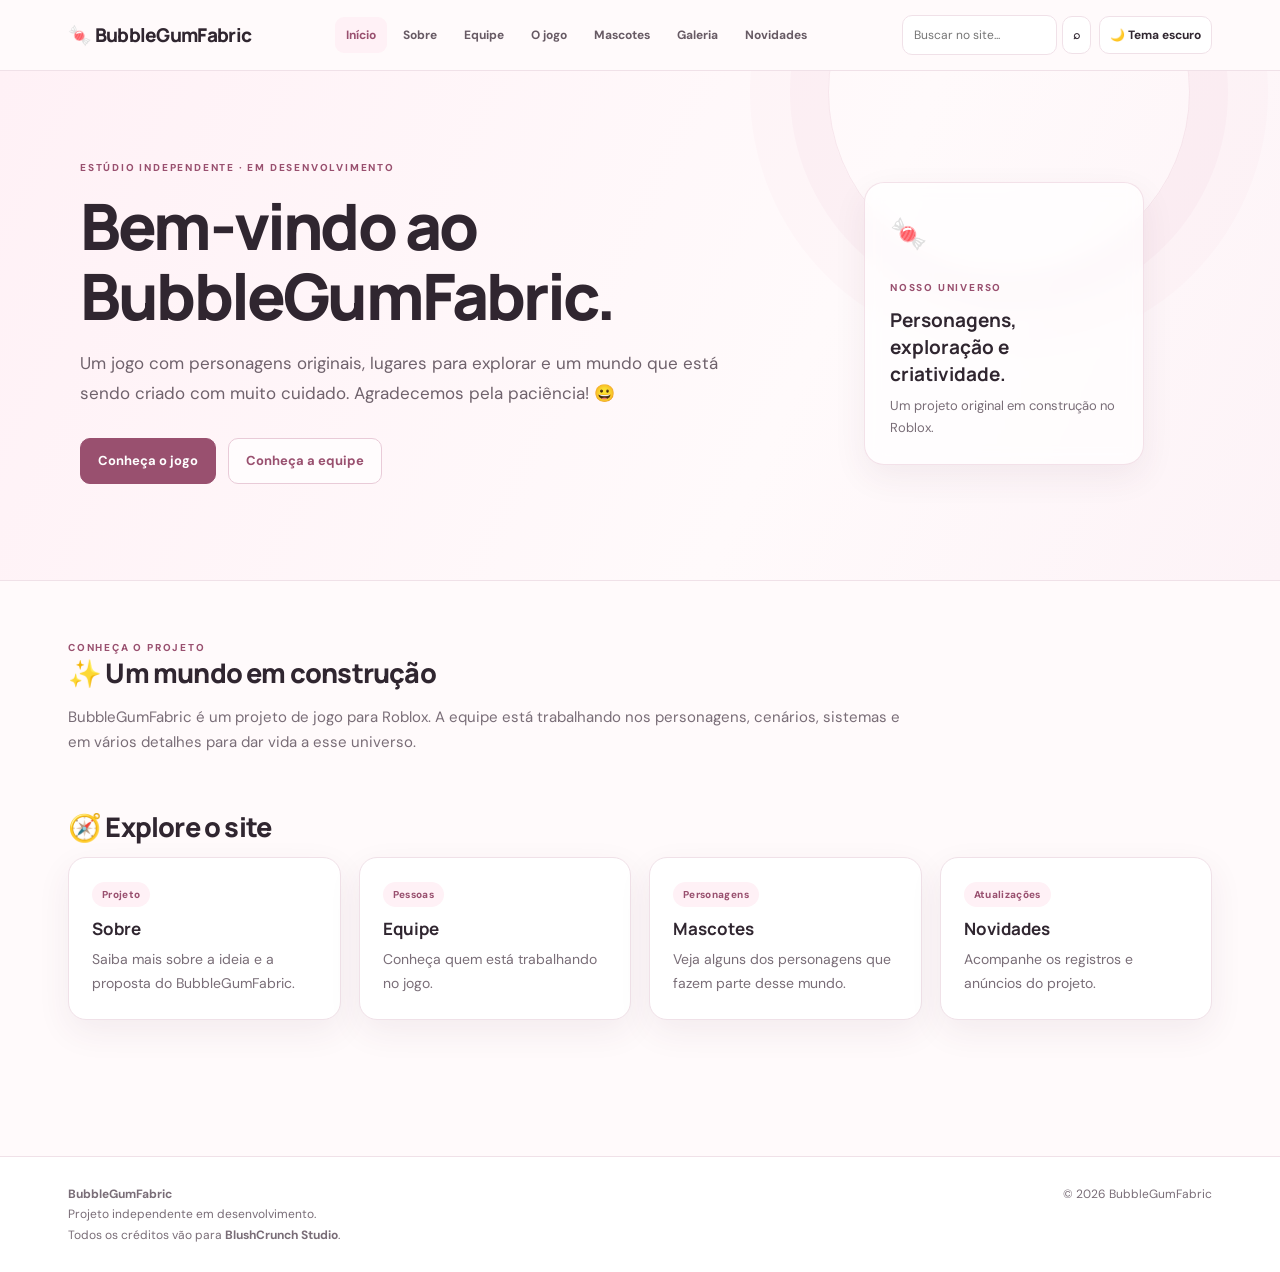
<file: index.html>
<!doctype html>
<html lang="pt-BR"><head><meta charset="utf-8"><meta name="viewport" content="width=device-width,initial-scale=1">
<meta name="description" content="BubbleGumFabric — estúdio independente de desenvolvimento de jogos."><title>Início | BubbleGumFabric</title><meta name="theme-color" content="#fff8fb"><link rel="preconnect" href="https://fonts.googleapis.com"><link rel="preconnect" href="https://fonts.gstatic.com" crossorigin><link href="https://fonts.googleapis.com/css2?family=DM+Sans:wght@400;500;600;700&family=Manrope:wght@500;600;700;800&display=swap" rel="stylesheet"><link rel="stylesheet" href="style.css"></head>
<body><header><div class="nav"><a class="brand" href="index.html">🍬 BubbleGumFabric</a><nav><a class="active" href="index.html">Início</a><a class="" href="sobre.html">Sobre</a><a class="" href="equipe.html">Equipe</a><a class="" href="jogo.html">O jogo</a><a class="" href="mascotes.html">Mascotes</a><a class="" href="galeria.html">Galeria</a><a class="" href="novidades.html">Novidades</a></nav><div class="nav-tools"><form class="site-search" role="search"><input type="search" aria-label="Buscar no site" placeholder="Buscar no site..." autocomplete="off"><button class="tool-btn" type="submit" aria-label="Buscar">⌕</button><div class="search-results" aria-live="polite"></div></form><button class="tool-btn theme-toggle" type="button" aria-label="Alternar tema">🌙 Tema</button></div></div></header>

<section class="hero"><div class="wrap">
<div class="hero-copy">
<div class="eyebrow">ESTÚDIO INDEPENDENTE · EM DESENVOLVIMENTO</div>
<h1>Bem-vindo ao<br>BubbleGumFabric.</h1>
<p class="lead">Um jogo com personagens originais, lugares para explorar e um mundo que está sendo criado com muito cuidado. Agradecemos pela paciência! 😀</p>
<a class="btn" href="jogo.html">Conheça o jogo</a>
<a class="btn alt" href="equipe.html">Conheça a equipe</a>
</div><aside class="hero-note"><span class="hero-mark">🍬</span><span class="eyebrow">NOSSO UNIVERSO</span><strong>Personagens, exploração e criatividade.</strong><p>Um projeto original em construção no Roblox.</p></aside>
</div></section>
<main>
<section class="section reveal"><div class="eyebrow">Conheça o projeto</div><h2>✨ Um mundo em construção</h2><p class="muted">BubbleGumFabric é um projeto de jogo para Roblox. A equipe está trabalhando nos personagens, cenários, sistemas e em vários detalhes para dar vida a esse universo.</p></section>
<section class="section reveal"><h2>🧭 Explore o site</h2><div class="grid">
<a class="card reveal" href="sobre.html"><span class="tag">Projeto</span><h3>Sobre</h3><p>Saiba mais sobre a ideia e a proposta do BubbleGumFabric.</p></a>
<a class="card reveal" href="equipe.html"><span class="tag">Pessoas</span><h3>Equipe</h3><p>Conheça quem está trabalhando no jogo.</p></a>
<a class="card reveal" href="mascotes.html"><span class="tag">Personagens</span><h3>Mascotes</h3><p>Veja alguns dos personagens que fazem parte desse mundo.</p></a>
<a class="card reveal" href="novidades.html"><span class="tag">Atualizações</span><h3>Novidades</h3><p>Acompanhe os registros e anúncios do projeto.</p></a>
</div></section>
</main>

<footer><div class="footer"><div><strong>BubbleGumFabric</strong><br><span class="small">Projeto independente em desenvolvimento.</span><br><span class="small">Todos os créditos vão para <strong>BlushCrunch Studio</strong>.</span></div><div class="small">© 2026 BubbleGumFabric</div></div></footer>
<script src="site.js" defer></script></body></html>
</file>
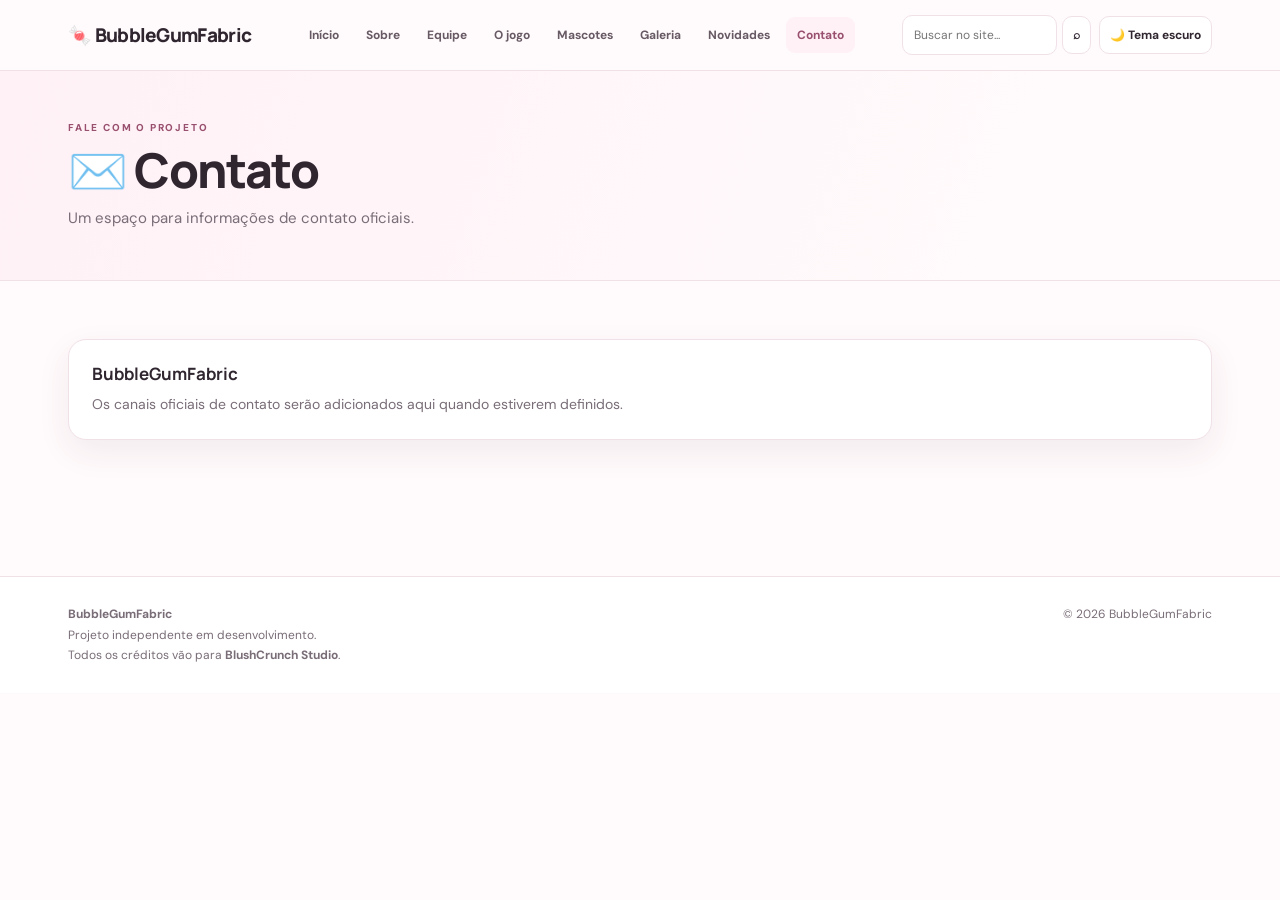
<file: contato.html>
<!doctype html>
<html lang="pt-BR"><head><meta charset="utf-8"><meta name="viewport" content="width=device-width,initial-scale=1">
<meta name="description" content="Site oficial do projeto BubbleGumFabric."><title>Contato | BubbleGumFabric</title><link rel="stylesheet" href="style.css"></head>
<body><header><div class="nav"><a class="brand" href="index.html">🍬 BubbleGumFabric</a><nav><a class="" href="index.html">Início</a><a class="" href="sobre.html">Sobre</a><a class="" href="equipe.html">Equipe</a><a class="" href="jogo.html">O jogo</a><a class="" href="mascotes.html">Mascotes</a><a class="" href="galeria.html">Galeria</a><a class="" href="novidades.html">Novidades</a><a class="active" href="contato.html">Contato</a></nav><div class="nav-tools"><form class="site-search" role="search"><input type="search" aria-label="Buscar no site" placeholder="Buscar no site..." autocomplete="off"><button class="tool-btn" type="submit" aria-label="Buscar">⌕</button><div class="search-results" aria-live="polite"></div></form><button class="tool-btn theme-toggle" type="button" aria-label="Alternar tema">🌙 Tema</button></div></div></header>

<div class="pagehead"><div class="wrap"><div class="eyebrow">Fale com o projeto</div><h1>✉️ Contato</h1><p class="muted">Um espaço para informações de contato oficiais.</p></div></div>
<main><section class="section reveal"><div class="card reveal"><h3>BubbleGumFabric</h3><p>Os canais oficiais de contato serão adicionados aqui quando estiverem definidos.</p></div></section></main>

<footer><div class="footer"><div><strong>BubbleGumFabric</strong><br><span class="small">Projeto independente em desenvolvimento.</span><br><span class="small">Todos os créditos vão para <strong>BlushCrunch Studio</strong>.</span></div><div class="small">© 2026 BubbleGumFabric</div></div></footer>
<script src="site.js" defer></script></body></html>
</file>
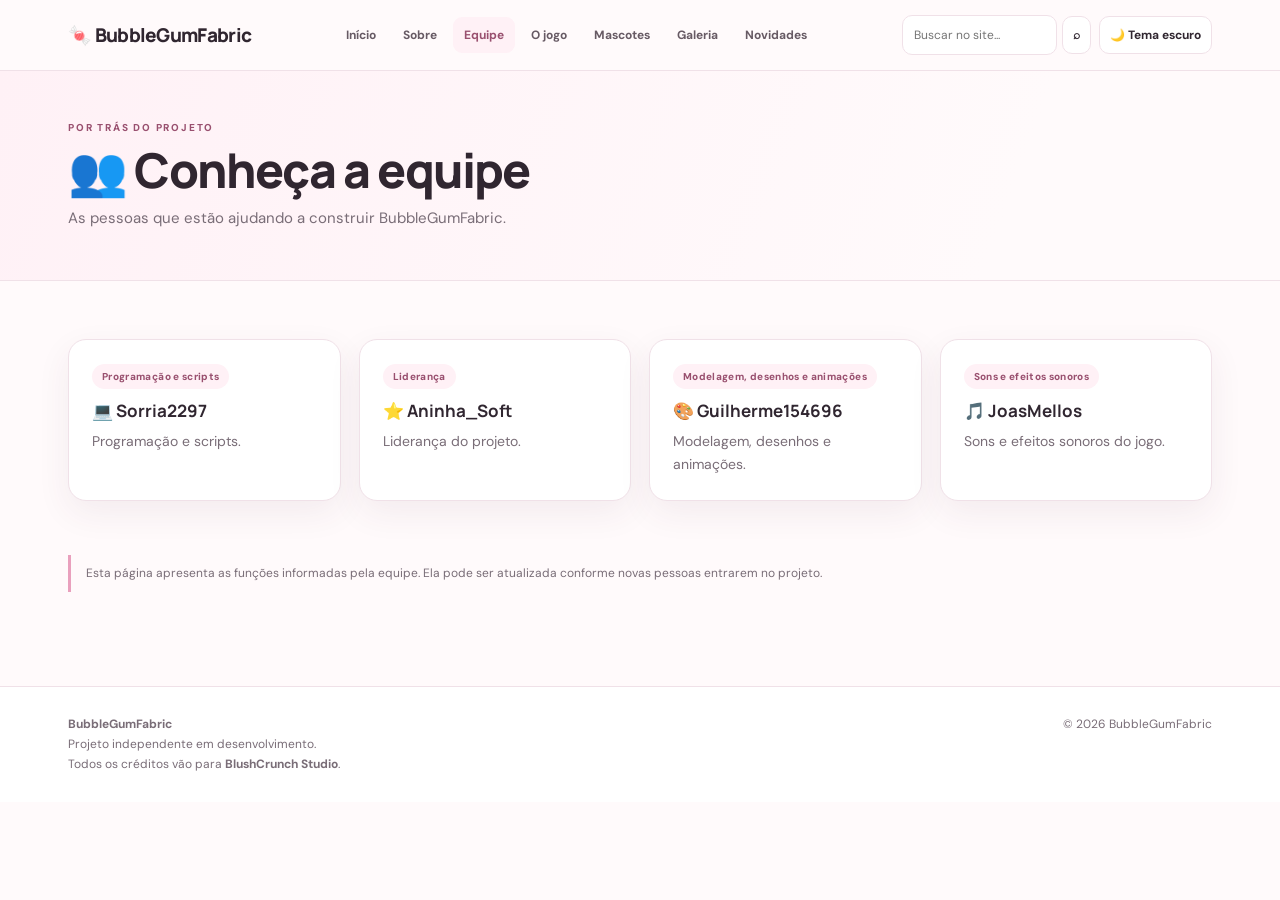
<file: equipe.html>
<!doctype html>
<html lang="pt-BR"><head><meta charset="utf-8"><meta name="viewport" content="width=device-width,initial-scale=1">
<meta name="description" content="BubbleGumFabric — estúdio independente de desenvolvimento de jogos."><title>Equipe | BubbleGumFabric</title><meta name="theme-color" content="#fff8fb"><link rel="preconnect" href="https://fonts.googleapis.com"><link rel="preconnect" href="https://fonts.gstatic.com" crossorigin><link href="https://fonts.googleapis.com/css2?family=DM+Sans:wght@400;500;600;700&family=Manrope:wght@500;600;700;800&display=swap" rel="stylesheet"><link rel="stylesheet" href="style.css"></head>
<body><header><div class="nav"><a class="brand" href="index.html">🍬 BubbleGumFabric</a><nav><a class="" href="index.html">Início</a><a class="" href="sobre.html">Sobre</a><a class="active" href="equipe.html">Equipe</a><a class="" href="jogo.html">O jogo</a><a class="" href="mascotes.html">Mascotes</a><a class="" href="galeria.html">Galeria</a><a class="" href="novidades.html">Novidades</a></nav><div class="nav-tools"><form class="site-search" role="search"><input type="search" aria-label="Buscar no site" placeholder="Buscar no site..." autocomplete="off"><button class="tool-btn" type="submit" aria-label="Buscar">⌕</button><div class="search-results" aria-live="polite"></div></form><button class="tool-btn theme-toggle" type="button" aria-label="Alternar tema">🌙 Tema</button></div></div></header>

<div class="pagehead"><div class="wrap"><div class="eyebrow">Por trás do projeto</div><h1>👥 Conheça a equipe</h1><p class="muted">As pessoas que estão ajudando a construir BubbleGumFabric.</p></div></div>
<main><section class="section reveal"><div class="grid">
<div class="card reveal"><span class="tag">Programação e scripts</span><h3>💻 Sorria2297</h3><p>Programação e scripts.</p></div>
<div class="card reveal"><span class="tag">Liderança</span><h3>⭐ Aninha_Soft</h3><p>Liderança do projeto.</p></div>
<div class="card reveal"><span class="tag">Modelagem, desenhos e animações</span><h3>🎨 Guilherme154696</h3><p>Modelagem, desenhos e animações.</p></div>
<div class="card reveal"><span class="tag">Sons e efeitos sonoros</span><h3>🎵 JoasMellos</h3><p>Sons e efeitos sonoros do jogo.</p></div>
</div></section><p class="notice small">Esta página apresenta as funções informadas pela equipe. Ela pode ser atualizada conforme novas pessoas entrarem no projeto.</p></main>

<footer><div class="footer"><div><strong>BubbleGumFabric</strong><br><span class="small">Projeto independente em desenvolvimento.</span><br><span class="small">Todos os créditos vão para <strong>BlushCrunch Studio</strong>.</span></div><div class="small">© 2026 BubbleGumFabric</div></div></footer>
<script src="site.js" defer></script></body></html>
</file>
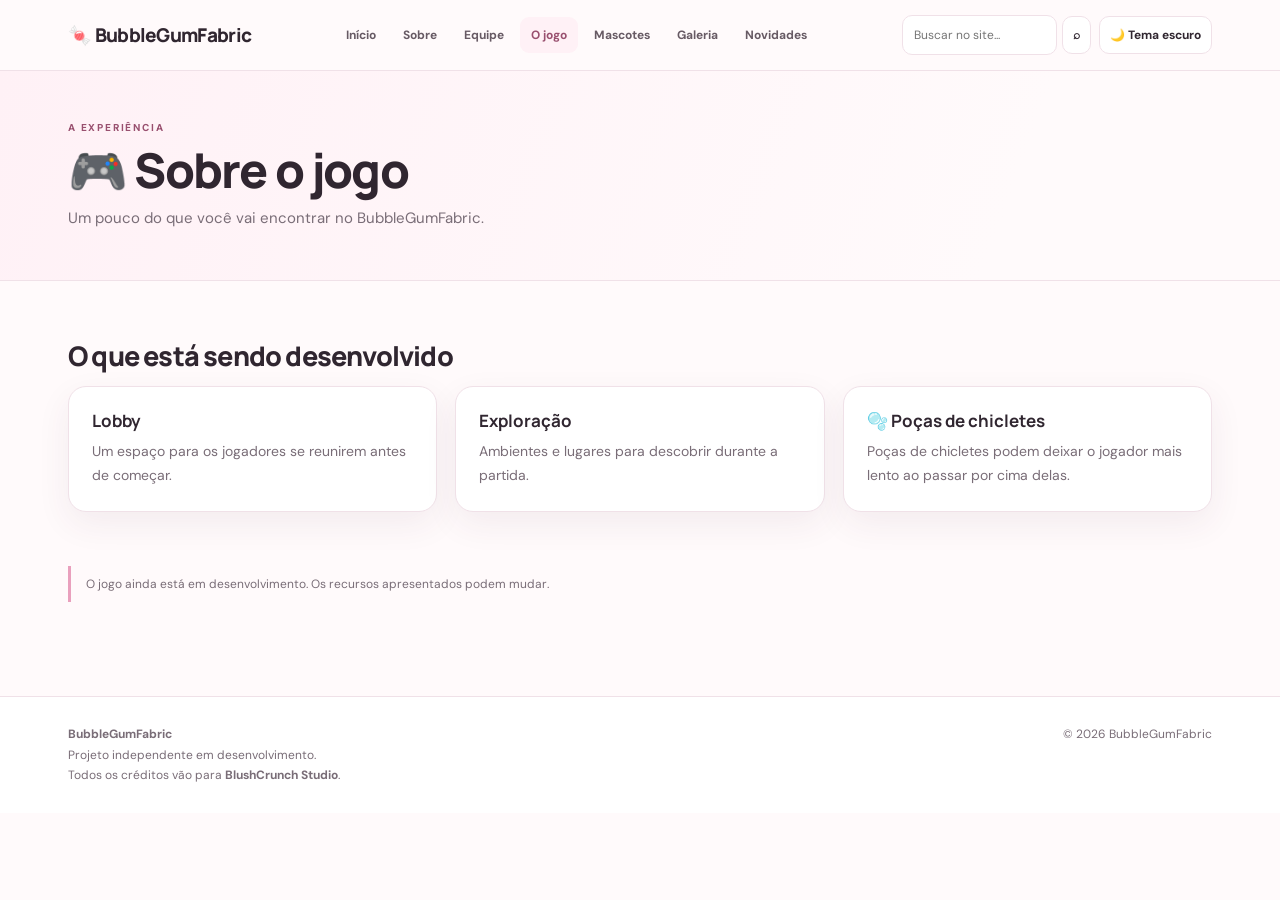
<file: jogo.html>
<!doctype html>
<html lang="pt-BR"><head><meta charset="utf-8"><meta name="viewport" content="width=device-width,initial-scale=1">
<meta name="description" content="BubbleGumFabric — estúdio independente de desenvolvimento de jogos."><title>O jogo | BubbleGumFabric</title><meta name="theme-color" content="#fff8fb"><link rel="preconnect" href="https://fonts.googleapis.com"><link rel="preconnect" href="https://fonts.gstatic.com" crossorigin><link href="https://fonts.googleapis.com/css2?family=DM+Sans:wght@400;500;600;700&family=Manrope:wght@500;600;700;800&display=swap" rel="stylesheet"><link rel="stylesheet" href="style.css"></head>
<body><header><div class="nav"><a class="brand" href="index.html">🍬 BubbleGumFabric</a><nav><a class="" href="index.html">Início</a><a class="" href="sobre.html">Sobre</a><a class="" href="equipe.html">Equipe</a><a class="active" href="jogo.html">O jogo</a><a class="" href="mascotes.html">Mascotes</a><a class="" href="galeria.html">Galeria</a><a class="" href="novidades.html">Novidades</a></nav><div class="nav-tools"><form class="site-search" role="search"><input type="search" aria-label="Buscar no site" placeholder="Buscar no site..." autocomplete="off"><button class="tool-btn" type="submit" aria-label="Buscar">⌕</button><div class="search-results" aria-live="polite"></div></form><button class="tool-btn theme-toggle" type="button" aria-label="Alternar tema">🌙 Tema</button></div></div></header>

<div class="pagehead"><div class="wrap"><div class="eyebrow">A experiência</div><h1>🎮 Sobre o jogo</h1><p class="muted">Um pouco do que você vai encontrar no BubbleGumFabric.</p></div></div>
<main><section class="section reveal"><h2>O que está sendo desenvolvido</h2><div class="grid">
<div class="card reveal"><h3>Lobby</h3><p>Um espaço para os jogadores se reunirem antes de começar.</p></div>
<div class="card reveal"><h3>Exploração</h3><p>Ambientes e lugares para descobrir durante a partida.</p></div>
<div class="card reveal"><h3>🫧 Poças de chicletes</h3><p>Poças de chicletes podem deixar o jogador mais lento ao passar por cima delas.</p></div>
</div></section><p class="notice small">O jogo ainda está em desenvolvimento. Os recursos apresentados podem mudar.</p></main>

<footer><div class="footer"><div><strong>BubbleGumFabric</strong><br><span class="small">Projeto independente em desenvolvimento.</span><br><span class="small">Todos os créditos vão para <strong>BlushCrunch Studio</strong>.</span></div><div class="small">© 2026 BubbleGumFabric</div></div></footer>
<script src="site.js" defer></script></body></html>
</file>
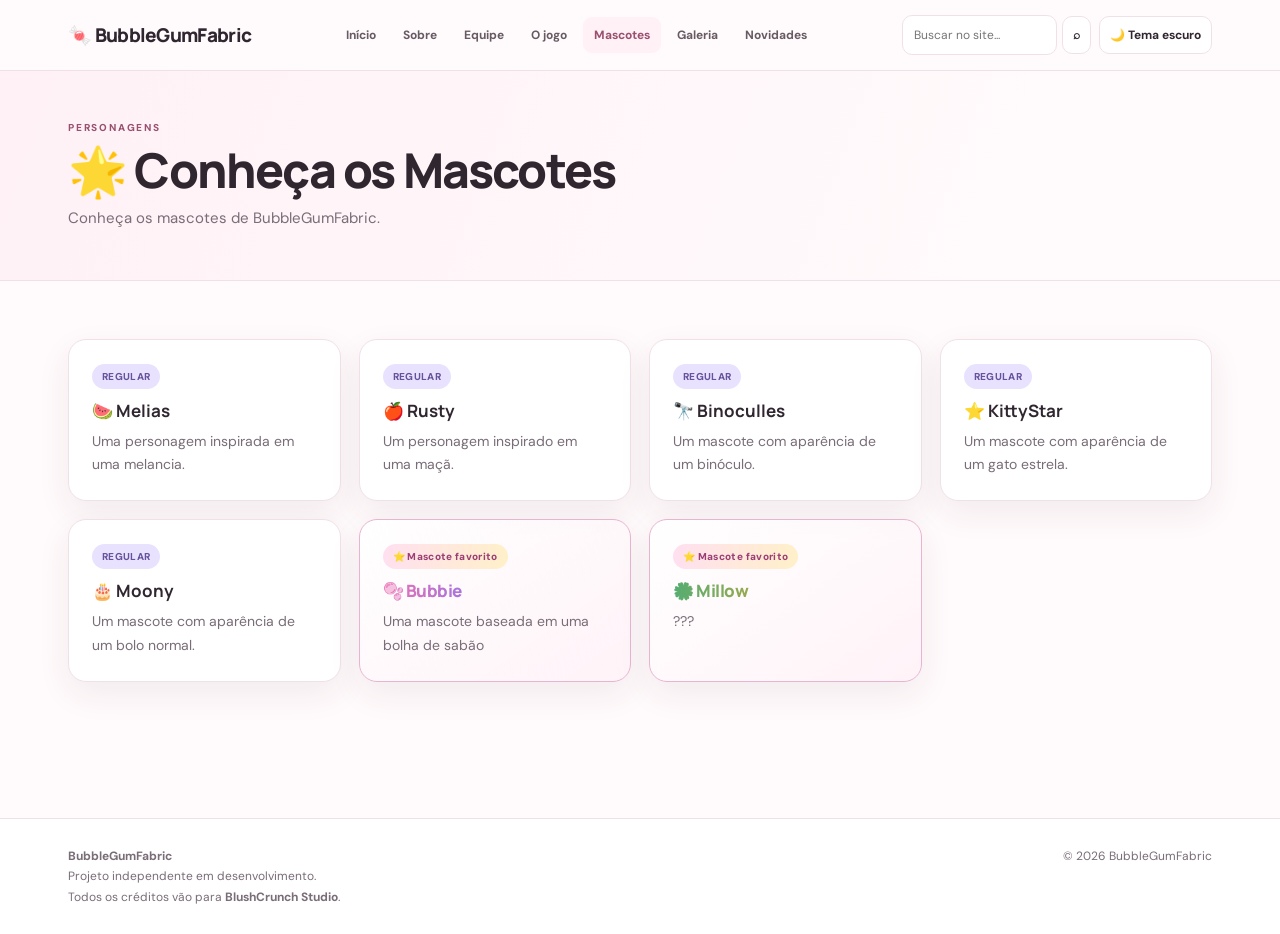
<file: mascotes.html>
<!doctype html>
<html lang="pt-BR"><head><meta charset="utf-8"><meta name="viewport" content="width=device-width,initial-scale=1">
<meta name="description" content="BubbleGumFabric — estúdio independente de desenvolvimento de jogos."><title>Mascotes | BubbleGumFabric</title><meta name="theme-color" content="#fff8fb"><link rel="preconnect" href="https://fonts.googleapis.com"><link rel="preconnect" href="https://fonts.gstatic.com" crossorigin><link href="https://fonts.googleapis.com/css2?family=DM+Sans:wght@400;500;600;700&family=Manrope:wght@500;600;700;800&display=swap" rel="stylesheet"><link rel="stylesheet" href="style.css"></head>
<body><header><div class="nav"><a class="brand" href="index.html">🍬 BubbleGumFabric</a><nav><a class="" href="index.html">Início</a><a class="" href="sobre.html">Sobre</a><a class="" href="equipe.html">Equipe</a><a class="" href="jogo.html">O jogo</a><a class="active" href="mascotes.html">Mascotes</a><a class="" href="galeria.html">Galeria</a><a class="" href="novidades.html">Novidades</a></nav><div class="nav-tools"><form class="site-search" role="search"><input type="search" aria-label="Buscar no site" placeholder="Buscar no site..." autocomplete="off"><button class="tool-btn" type="submit" aria-label="Buscar">⌕</button><div class="search-results" aria-live="polite"></div></form><button class="tool-btn theme-toggle" type="button" aria-label="Alternar tema">🌙 Tema</button></div></div></header>

<div class="pagehead"><div class="wrap"><div class="eyebrow">Personagens</div><h1>🌟 Conheça os Mascotes</h1><p class="muted">Conheça os mascotes de BubbleGumFabric.</p></div></div>
<main><section class="section reveal"><div class="grid">
<div class="card reveal"><div class="tag regular-tag">REGULAR</div><h3>🍉 Melias</h3><p>Uma personagem inspirada em uma melancia.</p></div>
<div class="card reveal"><div class="tag regular-tag">REGULAR</div><h3>🍎 Rusty</h3><p>Um personagem inspirado em uma maçã.</p></div>
<div class="card reveal"><div class="tag regular-tag">REGULAR</div><h3>🔭 Binoculles</h3><p>Um mascote com aparência de um binóculo.</p></div>
<div class="card reveal"><div class="tag regular-tag">REGULAR</div><h3>⭐ KittyStar</h3><p>Um mascote com aparência de um gato estrela.</p></div>
<div class="card reveal"><div class="tag regular-tag">REGULAR</div><h3>🎂 Moony</h3><p>Um mascote com aparência de um bolo normal.</p></div>
<div class="card reveal favorite-card"><div class="tag favorite-tag">⭐ Mascote favorito</div><h3 class="favorite-name bubbie-name">🫧 Bubbie</h3><p>Uma mascote baseada em uma bolha de sabão</p></div>
<div class="card reveal favorite-card"><div class="tag favorite-tag">⭐ Mascote favorito</div><h3 class="favorite-name millow-name">🌼 Millow</h3><p>???</p></div>
</div></section></main>

<footer><div class="footer"><div><strong>BubbleGumFabric</strong><br><span class="small">Projeto independente em desenvolvimento.</span><br><span class="small">Todos os créditos vão para <strong>BlushCrunch Studio</strong>.</span></div><div class="small">© 2026 BubbleGumFabric</div></div></footer>
<script src="site.js" defer></script></body></html>
</file>
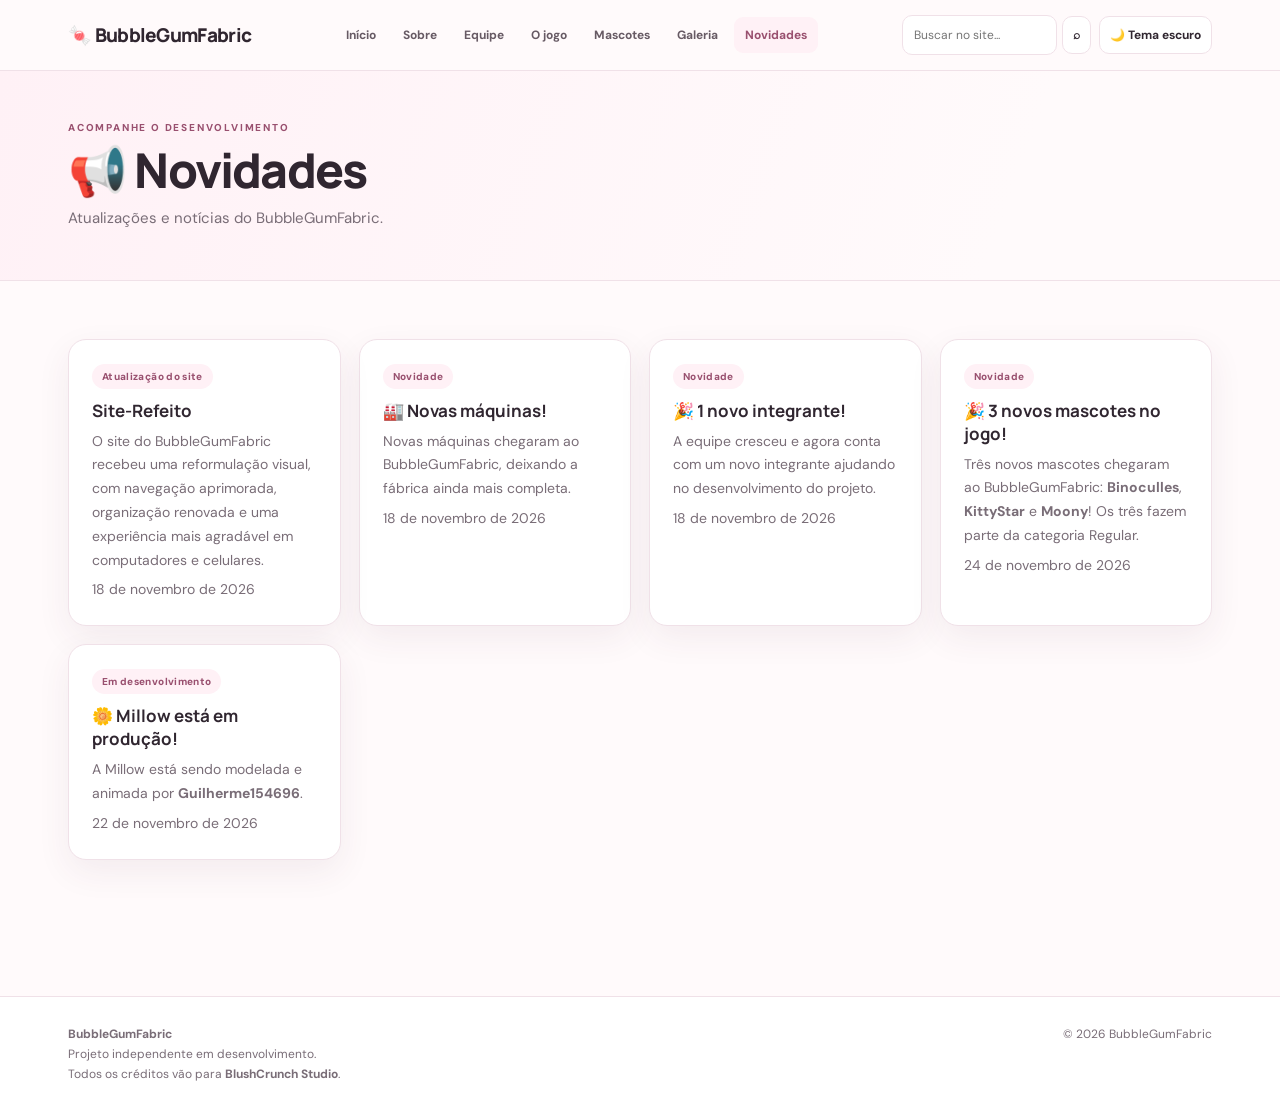
<file: novidades.html>
<!doctype html>
<html lang="pt-BR"><head><meta charset="utf-8"><meta name="viewport" content="width=device-width,initial-scale=1">
<meta name="description" content="BubbleGumFabric — estúdio independente de desenvolvimento de jogos."><title>Novidades | BubbleGumFabric</title><meta name="theme-color" content="#fff8fb"><link rel="preconnect" href="https://fonts.googleapis.com"><link rel="preconnect" href="https://fonts.gstatic.com" crossorigin><link href="https://fonts.googleapis.com/css2?family=DM+Sans:wght@400;500;600;700&family=Manrope:wght@500;600;700;800&display=swap" rel="stylesheet"><link rel="stylesheet" href="style.css"></head>
<body><header><div class="nav"><a class="brand" href="index.html">🍬 BubbleGumFabric</a><nav><a class="" href="index.html">Início</a><a class="" href="sobre.html">Sobre</a><a class="" href="equipe.html">Equipe</a><a class="" href="jogo.html">O jogo</a><a class="" href="mascotes.html">Mascotes</a><a class="" href="galeria.html">Galeria</a><a class="active" href="novidades.html">Novidades</a></nav><div class="nav-tools"><form class="site-search" role="search"><input type="search" aria-label="Buscar no site" placeholder="Buscar no site..." autocomplete="off"><button class="tool-btn" type="submit" aria-label="Buscar">⌕</button><div class="search-results" aria-live="polite"></div></form><button class="tool-btn theme-toggle" type="button" aria-label="Alternar tema">🌙 Tema</button></div></div></header>

<div class="pagehead"><div class="wrap"><div class="eyebrow">Acompanhe o desenvolvimento</div><h1>📢 Novidades</h1><p class="muted">Atualizações e notícias do BubbleGumFabric.</p></div></div>
<main><section class="section reveal"><div class="grid">
<article class="card news-card reveal"><span class="tag">Atualização do site</span><h3>Site-Refeito</h3><p>O site do BubbleGumFabric recebeu uma reformulação visual, com navegação aprimorada, organização renovada e uma experiência mais agradável em computadores e celulares.</p><p class="small muted">18 de novembro de 2026</p></article>
<div class="card reveal"><span class="tag">Novidade</span><h3>🏭 Novas máquinas!</h3><p>Novas máquinas chegaram ao BubbleGumFabric, deixando a fábrica ainda mais completa.</p><p class="small muted">18 de novembro de 2026</p></div>
<div class="card reveal"><span class="tag">Novidade</span><h3>🎉 1 novo integrante!</h3><p>A equipe cresceu e agora conta com um novo integrante ajudando no desenvolvimento do projeto.</p><p class="small muted">18 de novembro de 2026</p></div>

<article class="card news-card reveal"><span class="tag">Novidade</span><h3>🎉 3 novos mascotes no jogo!</h3><p>Três novos mascotes chegaram ao BubbleGumFabric: <strong>Binoculles</strong>, <strong>KittyStar</strong> e <strong>Moony</strong>! Os três fazem parte da categoria Regular.</p><p class="small muted">24 de novembro de 2026</p></article>

<article class="card news-card reveal"><span class="tag">Em desenvolvimento</span><h3>🌼 Millow está em produção!</h3><p>A Millow está sendo modelada e animada por <strong>Guilherme154696</strong>.</p><p class="small muted">22 de novembro de 2026</p></article>
</div></section></main>

<footer><div class="footer"><div><strong>BubbleGumFabric</strong><br><span class="small">Projeto independente em desenvolvimento.</span><br><span class="small">Todos os créditos vão para <strong>BlushCrunch Studio</strong>.</span></div><div class="small">© 2026 BubbleGumFabric</div></div></footer>
<script src="site.js" defer></script></body></html>
</file>
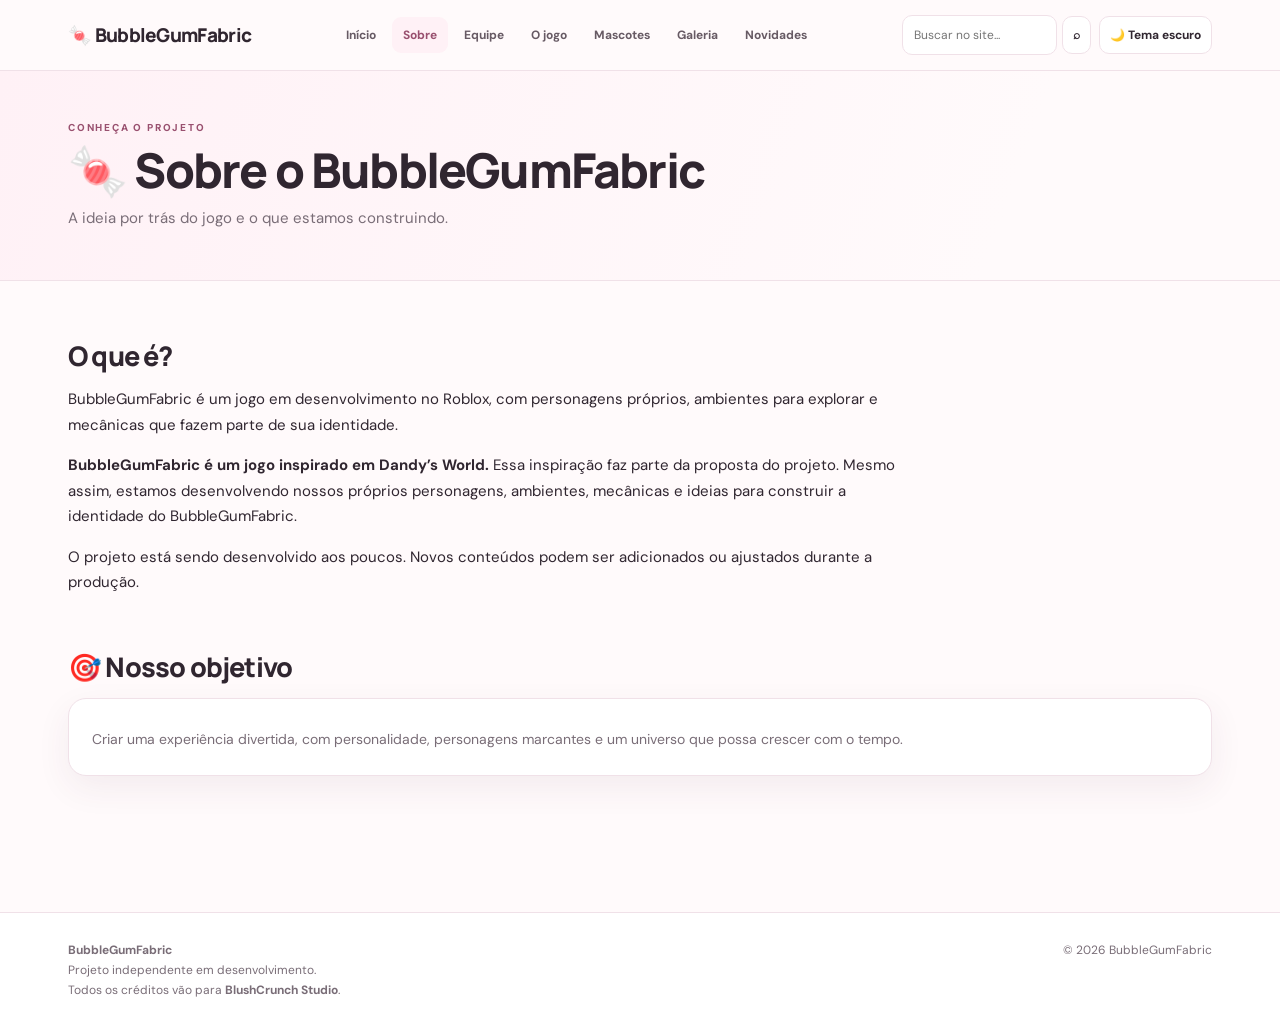
<file: sobre.html>
<!doctype html>
<html lang="pt-BR"><head><meta charset="utf-8"><meta name="viewport" content="width=device-width,initial-scale=1">
<meta name="description" content="BubbleGumFabric — estúdio independente de desenvolvimento de jogos."><title>Sobre | BubbleGumFabric</title><meta name="theme-color" content="#fff8fb"><link rel="preconnect" href="https://fonts.googleapis.com"><link rel="preconnect" href="https://fonts.gstatic.com" crossorigin><link href="https://fonts.googleapis.com/css2?family=DM+Sans:wght@400;500;600;700&family=Manrope:wght@500;600;700;800&display=swap" rel="stylesheet"><link rel="stylesheet" href="style.css"></head>
<body><header><div class="nav"><a class="brand" href="index.html">🍬 BubbleGumFabric</a><nav><a class="" href="index.html">Início</a><a class="active" href="sobre.html">Sobre</a><a class="" href="equipe.html">Equipe</a><a class="" href="jogo.html">O jogo</a><a class="" href="mascotes.html">Mascotes</a><a class="" href="galeria.html">Galeria</a><a class="" href="novidades.html">Novidades</a></nav><div class="nav-tools"><form class="site-search" role="search"><input type="search" aria-label="Buscar no site" placeholder="Buscar no site..." autocomplete="off"><button class="tool-btn" type="submit" aria-label="Buscar">⌕</button><div class="search-results" aria-live="polite"></div></form><button class="tool-btn theme-toggle" type="button" aria-label="Alternar tema">🌙 Tema</button></div></div></header>

<div class="pagehead"><div class="wrap"><div class="eyebrow">Conheça o projeto</div><h1>🍬 Sobre o BubbleGumFabric</h1><p class="muted">A ideia por trás do jogo e o que estamos construindo.</p></div></div>
<main><section class="section reveal"><h2>O que é?</h2><p>BubbleGumFabric é um jogo em desenvolvimento no Roblox, com personagens próprios, ambientes para explorar e mecânicas que fazem parte de sua identidade.</p>
<p><strong>BubbleGumFabric é um jogo inspirado em Dandy’s World.</strong> Essa inspiração faz parte da proposta do projeto. Mesmo assim, estamos desenvolvendo nossos próprios personagens, ambientes, mecânicas e ideias para construir a identidade do BubbleGumFabric.</p><p>O projeto está sendo desenvolvido aos poucos. Novos conteúdos podem ser adicionados ou ajustados durante a produção.</p></section>
<section class="section reveal"><h2>🎯 Nosso objetivo</h2><div class="card reveal"><p>Criar uma experiência divertida, com personalidade, personagens marcantes e um universo que possa crescer com o tempo.</p></div></section></main>

<footer><div class="footer"><div><strong>BubbleGumFabric</strong><br><span class="small">Projeto independente em desenvolvimento.</span><br><span class="small">Todos os créditos vão para <strong>BlushCrunch Studio</strong>.</span></div><div class="small">© 2026 BubbleGumFabric</div></div></footer>
<script src="site.js" defer></script></body></html>
</file>
<file: style.css>
@import url('https://fonts.googleapis.com/css2?family=DM+Sans:wght@400;500;600;700&family=Manrope:wght@500;600;700;800&display=swap');
:root{
 --pink:#e9a0bd;--pink-strong:#bd668b;--pink-deep:#99506f;--ink:#302630;--muted:#796d77;
 --paper:#fffafb;--surface:#fff;--soft:#fff1f6;--line:#f0e1e8;
 --shadow:0 12px 34px rgba(91,48,69,.07);--shadow-hover:0 18px 42px rgba(91,48,69,.12);
 --radius:18px;color-scheme:light
}
*{box-sizing:border-box}
html{scroll-behavior:smooth;scroll-padding-top:100px}
body{margin:0;background:var(--paper);color:var(--ink);font:15px/1.7 'DM Sans',Arial,sans-serif;-webkit-font-smoothing:antialiased;transition:background .25s,color .25s}
a{color:var(--pink-deep);text-decoration:none;transition:color .2s}
a:hover{color:var(--pink-strong)}
button,input{font:inherit}
header{position:sticky;top:0;z-index:50;background:rgba(255,250,251,.92);backdrop-filter:blur(16px);border-bottom:1px solid var(--line)}
.nav{max-width:1200px;margin:auto;padding:15px 28px;display:flex;align-items:center;justify-content:space-between;gap:22px}
.brand{font:800 19px/1.2 'Manrope',sans-serif;color:var(--ink);white-space:nowrap;letter-spacing:-.7px}
.brand:hover{text-decoration:none;color:var(--pink-deep)}
nav{display:flex;align-items:center;gap:5px;flex-wrap:wrap}
nav a{font-size:12px;font-weight:700;color:#675a64;padding:8px 11px;border-radius:9px;white-space:nowrap}
nav a:hover,nav a.active{background:var(--soft);color:var(--pink-deep);text-decoration:none}
.nav-tools{display:flex;align-items:center;gap:8px;flex-wrap:wrap}
.site-search{display:flex;align-items:center;gap:5px;position:relative}
.site-search input{width:155px;max-width:32vw;padding:9px 11px;border:1px solid var(--line);border-radius:10px;background:var(--surface);color:var(--ink);font-size:12px;outline:none}
.site-search input:focus{border-color:var(--pink);box-shadow:0 0 0 3px rgba(233,160,189,.16)}
.tool-btn{border:1px solid var(--line);border-radius:10px;background:var(--surface);color:var(--ink);padding:8px 10px;font-size:12px;font-weight:700;cursor:pointer;transition:background .2s,border-color .2s}
.tool-btn:hover{background:var(--soft);border-color:#e7bfd0}
.search-results{display:none;position:absolute;right:0;top:calc(100% + 9px);z-index:60;width:min(300px,85vw);padding:8px;background:var(--surface);border:1px solid var(--line);border-radius:13px;box-shadow:var(--shadow)}
.search-results.open{display:block}.search-results a{display:block;padding:9px 10px;border-radius:8px;color:var(--ink);font-size:13px}
.search-results a:hover{background:var(--soft);text-decoration:none}.search-results small{display:block;color:var(--muted);font-size:11px}
.wrap{max-width:1120px;margin:auto}
.hero{position:relative;overflow:hidden;background:linear-gradient(115deg,#fff1f6 0%,#fffafb 62%,#fdf3f7 100%);border-bottom:1px solid var(--line);padding:88px 28px 92px}
.hero:after{content:"";position:absolute;width:360px;height:360px;border:1px solid rgba(189,102,139,.13);border-radius:50%;right:7%;top:-160px;box-shadow:0 0 0 38px rgba(189,102,139,.035),0 0 0 78px rgba(189,102,139,.025);pointer-events:none}
.hero .wrap{display:grid;grid-template-columns:minmax(0,1.5fr) minmax(220px,.7fr);align-items:center;gap:64px;position:relative;z-index:1}
.eyebrow{font-size:10px;letter-spacing:1.8px;text-transform:uppercase;font-weight:800;color:var(--pink-deep)}
h1,h2,h3{font-family:'Manrope','DM Sans',sans-serif;color:var(--ink)}
h1{font-size:clamp(39px,5.3vw,64px);line-height:1.08;letter-spacing:-2.8px;margin:15px 0 18px;max-width:780px;font-weight:800}
h1 span{color:var(--pink-deep)}
h2{font-size:27px;line-height:1.25;letter-spacing:-.8px;margin:0 0 14px;font-weight:800}
h3{font-size:17px;line-height:1.35;margin:0 0 7px;font-weight:700}
.lead{font-size:17px;line-height:1.8;color:#6f626c;max-width:650px;margin:0 0 25px}
.btn{display:inline-flex;align-items:center;justify-content:center;background:var(--pink-deep);color:white;padding:11px 17px;border:1px solid var(--pink-deep);border-radius:10px;font-size:13px;font-weight:700;margin:4px 8px 4px 0;transition:transform .2s,box-shadow .2s,background .2s}
.btn:hover{color:white;text-decoration:none;transform:translateY(-2px);box-shadow:0 8px 18px rgba(153,80,111,.2)}
.btn.alt{background:rgba(255,255,255,.7);color:var(--pink-deep);border-color:#e9cbd8}
.btn.alt:hover{background:white}
.hero-note{max-width:280px;padding:25px;border:1px solid rgba(189,102,139,.18);border-radius:20px;background:rgba(255,255,255,.68);box-shadow:var(--shadow);backdrop-filter:blur(8px)}
.hero-mark{display:block;font-size:30px;margin-bottom:15px}
.hero-note strong{display:block;font:700 19px/1.4 'Manrope',sans-serif;margin:8px 0}
.hero-note p{font-size:13px;color:var(--muted);margin:0}
main{max-width:1200px;margin:auto;padding:58px 28px 82px}
.section{margin-bottom:54px}
.section>p{max-width:850px}
.grid{display:grid;grid-template-columns:repeat(auto-fit,minmax(225px,1fr));gap:18px}
.card{display:block;background:var(--surface);border:1px solid var(--line);border-radius:var(--radius);padding:23px;box-shadow:var(--shadow);transition:transform .22s,box-shadow .22s,border-color .22s}
a.card{color:inherit}
.card:hover{transform:translateY(-4px);box-shadow:var(--shadow-hover);border-color:#e7c3d2}
.card p{margin:6px 0 0;color:var(--muted);font-size:14px}
.tag{display:inline-flex;align-items:center;background:var(--soft);color:var(--pink-deep);padding:4px 10px;border-radius:30px;font-size:10px;letter-spacing:.35px;font-weight:800;margin-bottom:11px}
.pagehead{background:linear-gradient(110deg,var(--soft),#fffafb 78%);border-bottom:1px solid var(--line);padding:48px 28px}
.pagehead .wrap{max-width:1144px}
.pagehead h1{font-size:clamp(34px,4.5vw,48px);margin:8px 0 10px;letter-spacing:-1.8px}
.pagehead p{margin:0;max-width:700px}
.muted{color:var(--muted)}.small{font-size:12px}
.notice{border-left:3px solid var(--pink);padding:8px 0 8px 15px;color:var(--muted)}
.news-card{position:relative}
footer{border-top:1px solid var(--line);padding:27px 28px;color:var(--muted);font-size:12px;background:#fff}
.footer{max-width:1144px;margin:auto;display:flex;justify-content:space-between;gap:15px;flex-wrap:wrap}
.reveal{opacity:0;transform:translateY(12px);transition:opacity .5s ease,transform .5s ease}
.reveal.visible{opacity:1;transform:none}
body.dark{color-scheme:dark;--ink:#f5edf2;--muted:#c1b2bd;--paper:#17131a;--soft:#30212d;--line:#493442;--surface:#211a23;--pink-deep:#f0a5c2;--shadow:0 12px 34px rgba(0,0,0,.22);--shadow-hover:0 18px 42px rgba(0,0,0,.3);background:var(--paper);color:var(--ink)}
body.dark header{background:rgba(33,26,35,.92)}
body.dark nav a{color:#e6d8e1}body.dark nav a:hover,body.dark nav a.active{background:#392635;color:#f0a5c2}
body.dark .hero{background:linear-gradient(115deg,#382333,#211a23 72%);border-color:var(--line)}
body.dark .hero-note{background:rgba(33,26,35,.75);border-color:var(--line)}
body.dark .lead{color:#d8c9d3}body.dark .btn.alt{background:#211a23;border-color:var(--line)}
body.dark .pagehead{background:linear-gradient(110deg,#30212d,#211a23 78%);border-color:var(--line)}
body.dark footer{background:#211a23}
@media(max-width:1050px){.nav{flex-wrap:wrap}.nav nav{order:3;width:100%}.nav-tools{margin-left:auto}.hero .wrap{gap:35px}}
@media(max-width:700px){
 .nav{padding:13px 18px;gap:12px}.brand{font-size:18px}nav{gap:2px}nav a{padding:7px 8px;font-size:11px}
 .nav-tools{width:100%;margin:0}.site-search{flex:1}.site-search input{width:100%;max-width:none}
 .hero{padding:58px 20px 62px}.hero .wrap{grid-template-columns:1fr;gap:28px}.hero-note{max-width:100%;padding:19px}
 h1{font-size:clamp(37px,10vw,52px);letter-spacing:-1.8px}
 main{padding:40px 20px 60px}.pagehead{padding:37px 20px}
 .grid{grid-template-columns:1fr}.footer{flex-direction:column}
}
@media(prefers-reduced-motion:reduce){*,*::before,*::after{scroll-behavior:auto!important;animation-duration:.01ms!important;transition-duration:.01ms!important}.reveal{opacity:1;transform:none}}


/* Mascotes favoritos */
.favorite-card{border-color:#e8b4d0;background:linear-gradient(145deg,var(--surface),rgba(255,224,240,.28))}
.favorite-tag{background:linear-gradient(90deg,#ffe0f0,#fff0c9);color:#9b3e75}
.favorite-name{font-weight:800;letter-spacing:-.5px}
.bubbie-name{background:linear-gradient(90deg,#ec70b2,#8b78ee,#56b9e8);-webkit-background-clip:text;background-clip:text;color:transparent}
.millow-name{background:linear-gradient(90deg,#55ad72,#b6a83f,#e89a55);-webkit-background-clip:text;background-clip:text;color:transparent}
body.dark .favorite-card{background:linear-gradient(145deg,var(--surface),rgba(120,65,100,.18));border-color:#80516d}
body.dark .favorite-tag{background:linear-gradient(90deg,#57334d,#51442b);color:#ffd5eb}

/* Categoria dos mascotes regulares */
.regular-tag{background:#e8e2ff;color:#66539b}
body.dark .regular-tag{background:#39304f;color:#d8caff}
</file>
